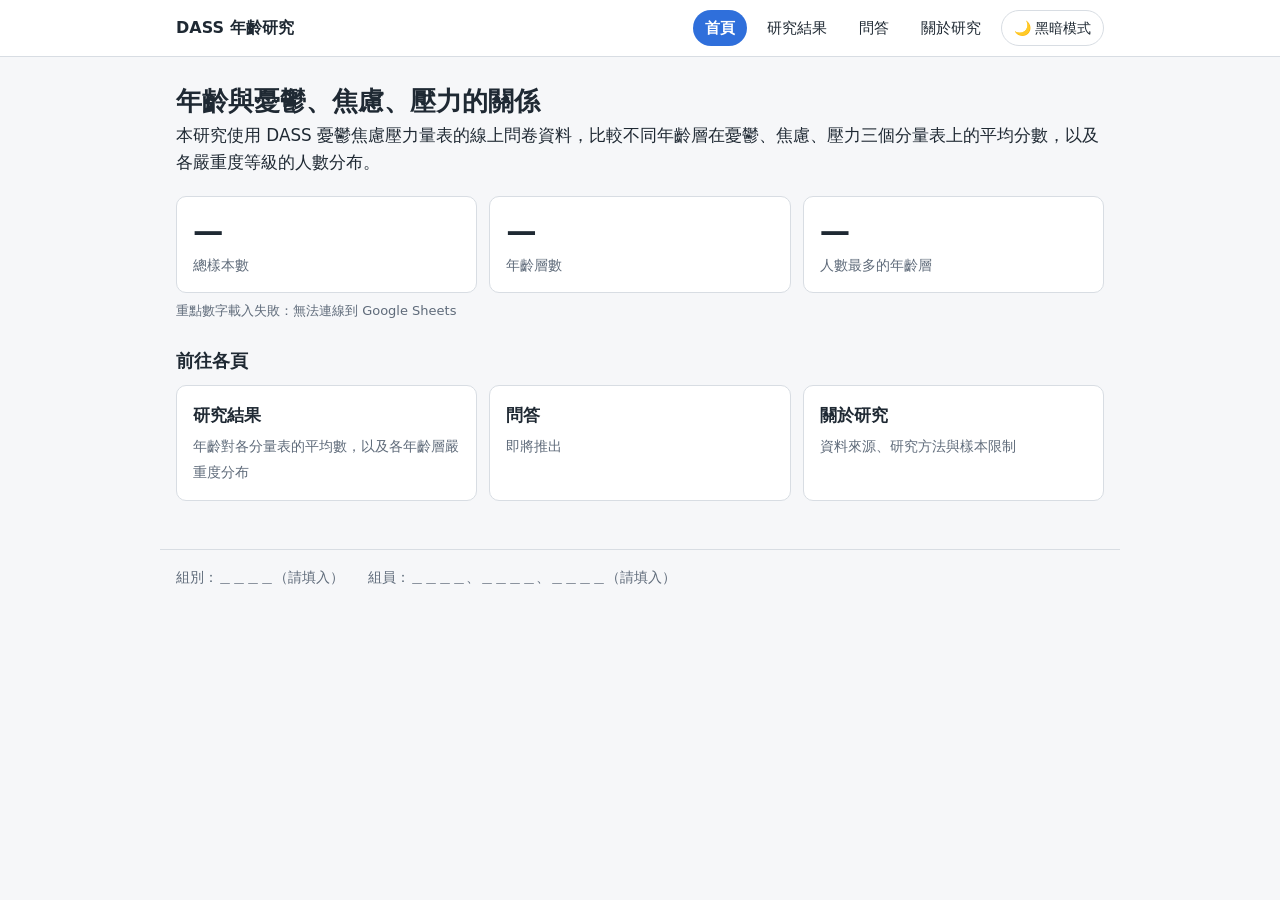
<file: index.html>
<!DOCTYPE html>
<html lang="zh-Hant">
<head>
<meta charset="UTF-8">
<meta name="viewport" content="width=device-width, initial-scale=1">
<title>年齡與憂鬱、焦慮、壓力的關係</title>
<link rel="stylesheet" href="style.css">
<script>
(function(){
  var t = null;
  try { t = localStorage.getItem("theme"); } catch(e) {}
  if (t !== "dark" && t !== "light") t = (window.matchMedia && matchMedia("(prefers-color-scheme: dark)").matches) ? "dark" : "light";
  document.documentElement.setAttribute("data-theme", t);
})();
</script>
</head>
<body>
  <nav class="nav">
    <div class="nav-inner">
      <a class="nav-brand" href="index.html">DASS 年齡研究</a>
      <a class="link active" href="index.html" aria-current="page">首頁</a>
      <a class="link" href="results.html">研究結果</a>
      <a class="link" href="ask.html">問答</a>
      <a class="link" href="about.html">關於研究</a>
      <button type="button" id="themeBtn" aria-pressed="false"></button>
    </div>
  </nav>
<main>
  <h1>年齡與憂鬱、焦慮、壓力的關係</h1>
  <p class="lead">本研究使用 DASS 憂鬱焦慮壓力量表的線上問卷資料，比較不同年齡層在憂鬱、焦慮、壓力三個分量表上的平均分數，以及各嚴重度等級的人數分布。</p>

  <div class="stats">
    <div class="stat"><div class="num" id="statTotal">—</div><div class="cap">總樣本數</div></div>
    <div class="stat"><div class="num" id="statGroups">—</div><div class="cap">年齡層數</div></div>
    <div class="stat"><div class="num" id="statTop">—</div><div class="cap" id="statTopCap">人數最多的年齡層</div></div>
  </div>
  <p class="source" id="status" style="margin:4px 0 0">資料載入中…</p>

  <h2 class="sec">前往各頁</h2>
  <div class="entries">
    <a class="entry" href="results.html"><b>研究結果</b><span>年齡對各分量表的平均數，以及各年齡層嚴重度分布</span></a>
    <a class="entry" href="ask.html"><b>問答</b><span>即將推出</span></a>
    <a class="entry" href="about.html"><b>關於研究</b><span>資料來源、研究方法與樣本限制</span></a>
  </div>
</main>
<footer class="footer">
  <span>組別：＿＿＿＿（請填入）</span>
  <span>組員：＿＿＿＿、＿＿＿＿、＿＿＿＿（請填入）</span>
</footer>
<script>
/* 重點數字：從 Google Sheets「年齡層統計」讀取（script 標籤載入，直接開啟檔案也可使用） */
const SHEET_ID = "1KIA4W9_uGpbQuWVfy5foyokzu8hesqOm68vaZ61znXg";
const SHEET_NAME = "年齡層統計";
const statusEl = document.getElementById("status");
window.__sheetHome = function(resp){
  try {
    if (!resp || resp.status !== "ok") throw new Error("試算表回應錯誤，請確認已開放「知道連結的任何人可檢視」");
    const t = resp.table;
    const cell = c => (c && c.v !== null && c.v !== undefined) ? String(c.v) : "";
    const rows = [t.cols.map(c=>c.label || ""), ...t.rows.map(r=>r.c.map(cell))];
    const h = rows.findIndex(r => (r[0] || "").trim() === "年齡層" && r.map(x=>x.trim()).includes("人數"));
    if (h < 0) throw new Error("找不到標題列");
    const iN = rows[h].map(x=>x.trim()).indexOf("人數");
    const data = [];
    for (let i = h + 1; i < rows.length; i++) {
      const first = (rows[i][0] || "").trim();
      if (!first || first.includes("等級人數")) break;
      const n = Number(rows[i][iN]);
      if (!isFinite(n)) throw new Error("人數欄位格式不正確");
      data.push({ g:first, n });
    }
    if (!data.length) throw new Error("沒有讀到年齡層資料");
    const top = data.reduce((a,b)=> b.n > a.n ? b : a);
    document.getElementById("statTotal").textContent = data.reduce((s,d)=>s+d.n,0).toLocaleString("en-US");
    document.getElementById("statGroups").textContent = data.length;
    document.getElementById("statTop").textContent = top.g;
    document.getElementById("statTopCap").textContent = `人數最多的年齡層（n=${top.n.toLocaleString("en-US")}）`;
    statusEl.textContent = `資料來源：Google Sheets「${SHEET_NAME}」`;
  } catch (e) { statusEl.textContent = "重點數字載入失敗：" + e.message; }
};
(function(){
  const sc = document.createElement("script");
  sc.onerror = () => { statusEl.textContent = "重點數字載入失敗：無法連線到 Google Sheets"; };
  sc.src = `https://docs.google.com/spreadsheets/d/${SHEET_ID}/gviz/tq?tqx=responseHandler:__sheetHome&sheet=${encodeURIComponent(SHEET_NAME)}`;
  document.head.appendChild(sc);
})();

const themeBtn = document.getElementById("themeBtn");
function applyTheme(t){
  document.documentElement.setAttribute("data-theme", t);
  themeBtn.textContent = t === "dark" ? "☀ 淺色模式" : "🌙 黑暗模式";
  themeBtn.setAttribute("aria-pressed", t === "dark");
}
applyTheme(document.documentElement.getAttribute("data-theme"));
themeBtn.addEventListener("click",()=>{
  const t = document.documentElement.getAttribute("data-theme") === "dark" ? "light" : "dark";
  applyTheme(t);
  try { localStorage.setItem("theme", t); } catch(e) {}
});
</script>
</body>
</html>
</file>
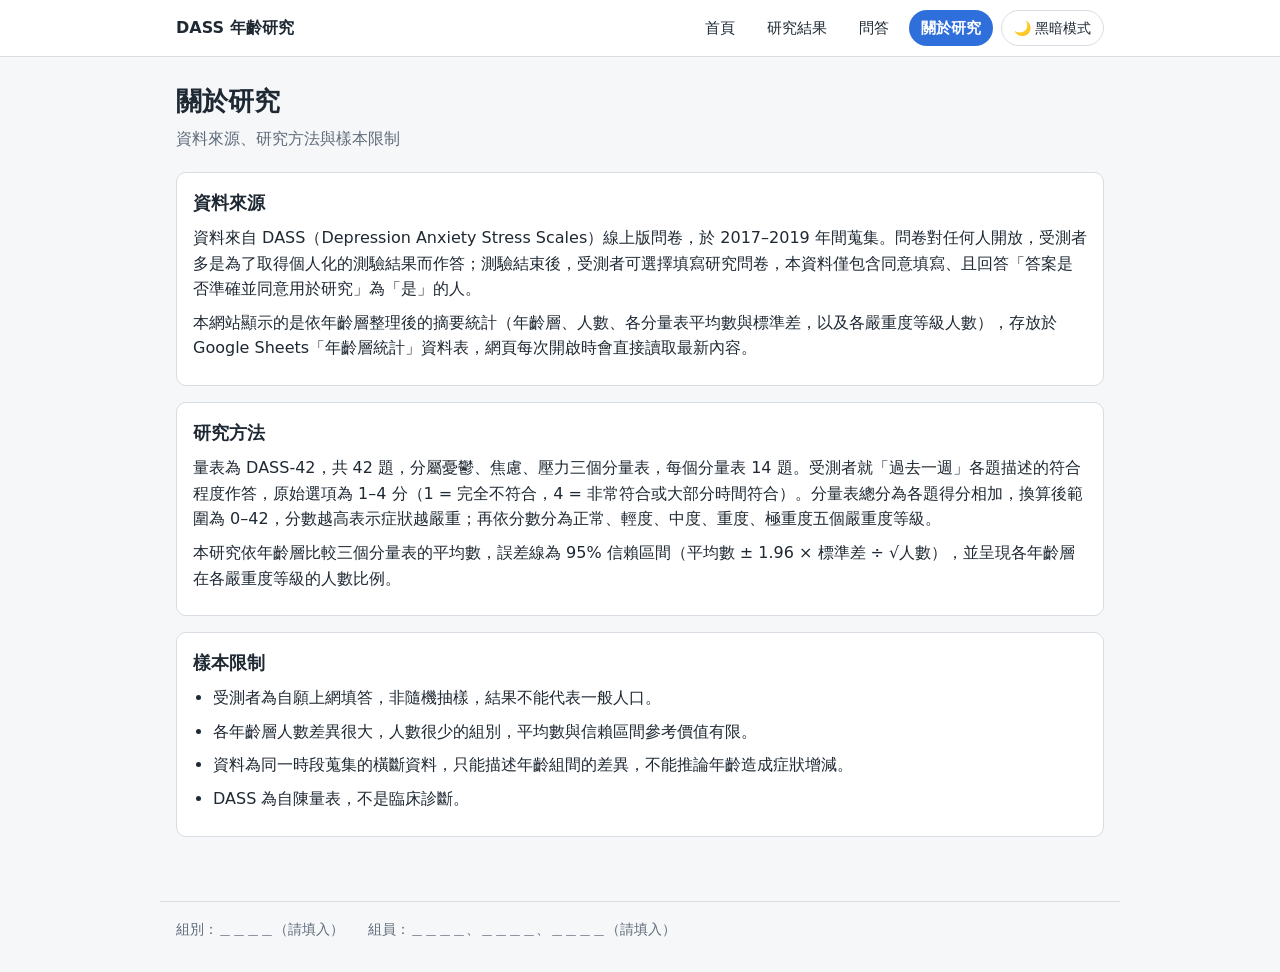
<file: about.html>
<!DOCTYPE html>
<html lang="zh-Hant">
<head>
<meta charset="UTF-8">
<meta name="viewport" content="width=device-width, initial-scale=1">
<title>關於研究｜年齡與憂鬱、焦慮、壓力的關係</title>
<link rel="stylesheet" href="style.css">
<script>
(function(){
  var t = null;
  try { t = localStorage.getItem("theme"); } catch(e) {}
  if (t !== "dark" && t !== "light") t = (window.matchMedia && matchMedia("(prefers-color-scheme: dark)").matches) ? "dark" : "light";
  document.documentElement.setAttribute("data-theme", t);
})();
</script>
</head>
<body>
  <nav class="nav">
    <div class="nav-inner">
      <a class="nav-brand" href="index.html">DASS 年齡研究</a>
      <a class="link" href="index.html">首頁</a>
      <a class="link" href="results.html">研究結果</a>
      <a class="link" href="ask.html">問答</a>
      <a class="link active" href="about.html" aria-current="page">關於研究</a>
      <button type="button" id="themeBtn" aria-pressed="false"></button>
    </div>
  </nav>
<main>
  <h1>關於研究</h1>
  <p class="page-sub">資料來源、研究方法與樣本限制</p>

  <section class="card prose">
    <h2>資料來源</h2>
    <p>資料來自 DASS（Depression Anxiety Stress Scales）線上版問卷，於 2017–2019 年間蒐集。問卷對任何人開放，受測者多是為了取得個人化的測驗結果而作答；測驗結束後，受測者可選擇填寫研究問卷，本資料僅包含同意填寫、且回答「答案是否準確並同意用於研究」為「是」的人。</p>
    <p>本網站顯示的是依年齡層整理後的摘要統計（年齡層、人數、各分量表平均數與標準差，以及各嚴重度等級人數），存放於 Google Sheets「年齡層統計」資料表，網頁每次開啟時會直接讀取最新內容。</p>
  </section>

  <section class="card prose">
    <h2>研究方法</h2>
    <p>量表為 DASS-42，共 42 題，分屬憂鬱、焦慮、壓力三個分量表，每個分量表 14 題。受測者就「過去一週」各題描述的符合程度作答，原始選項為 1–4 分（1 = 完全不符合，4 = 非常符合或大部分時間符合）。分量表總分為各題得分相加，換算後範圍為 0–42，分數越高表示症狀越嚴重；再依分數分為正常、輕度、中度、重度、極重度五個嚴重度等級。</p>
    <p>本研究依年齡層比較三個分量表的平均數，誤差線為 95% 信賴區間（平均數 ± 1.96 × 標準差 ÷ √人數），並呈現各年齡層在各嚴重度等級的人數比例。</p>
  </section>

  <section class="card prose">
    <h2>樣本限制</h2>
    <ul>
      <li>受測者為自願上網填答，非隨機抽樣，結果不能代表一般人口。</li>
      <li>各年齡層人數差異很大，人數很少的組別，平均數與信賴區間參考價值有限。</li>
      <li>資料為同一時段蒐集的橫斷資料，只能描述年齡組間的差異，不能推論年齡造成症狀增減。</li>
      <li>DASS 為自陳量表，不是臨床診斷。</li>
    </ul>
  </section>
</main>
<footer class="footer">
  <span>組別：＿＿＿＿（請填入）</span>
  <span>組員：＿＿＿＿、＿＿＿＿、＿＿＿＿（請填入）</span>
</footer>
<script>
const themeBtn = document.getElementById("themeBtn");
function applyTheme(t){
  document.documentElement.setAttribute("data-theme", t);
  themeBtn.textContent = t === "dark" ? "☀ 淺色模式" : "🌙 黑暗模式";
  themeBtn.setAttribute("aria-pressed", t === "dark");
}
applyTheme(document.documentElement.getAttribute("data-theme"));
themeBtn.addEventListener("click",()=>{
  const t = document.documentElement.getAttribute("data-theme") === "dark" ? "light" : "dark";
  applyTheme(t);
  try { localStorage.setItem("theme", t); } catch(e) {}
});
</script>
</body>
</html>
</file>
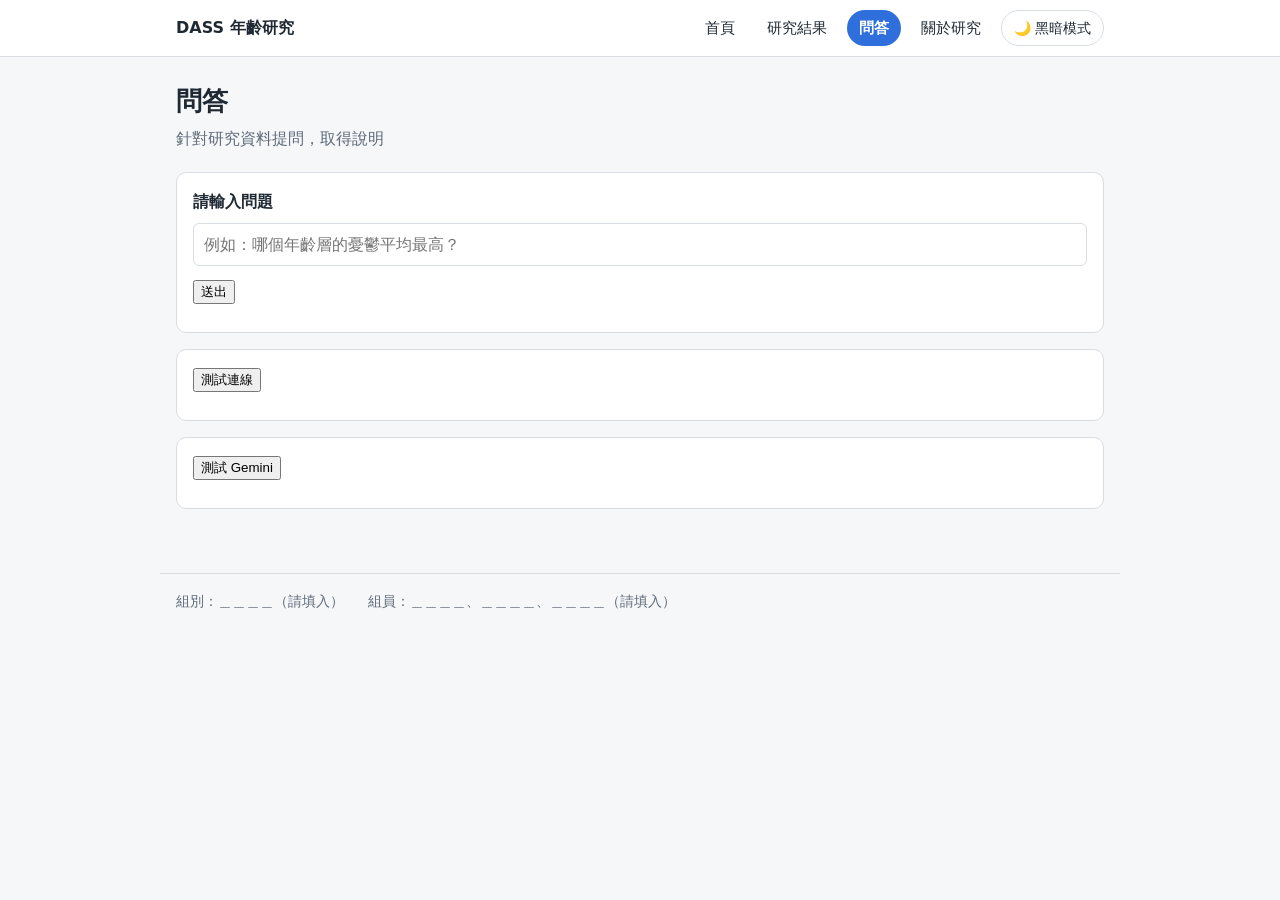
<file: ask.html>
<!DOCTYPE html>
<html lang="zh-Hant">
<head>
<meta charset="UTF-8">
<meta name="viewport" content="width=device-width, initial-scale=1">
<title>問答｜年齡與憂鬱、焦慮、壓力的關係</title>
<link rel="stylesheet" href="style.css">
<script>
(function(){
  var t = null;
  try { t = localStorage.getItem("theme"); } catch(e) {}
  if (t !== "dark" && t !== "light") t = (window.matchMedia && matchMedia("(prefers-color-scheme: dark)").matches) ? "dark" : "light";
  document.documentElement.setAttribute("data-theme", t);
})();
</script>
</head>
<body>
  <nav class="nav">
    <div class="nav-inner">
      <a class="nav-brand" href="index.html">DASS 年齡研究</a>
      <a class="link" href="index.html">首頁</a>
      <a class="link" href="results.html">研究結果</a>
      <a class="link active" href="ask.html" aria-current="page">問答</a>
      <a class="link" href="about.html">關於研究</a>
      <button type="button" id="themeBtn" aria-pressed="false"></button>
    </div>
  </nav>
<main>
  <h1>問答</h1>
  <p class="page-sub">針對研究資料提問，取得說明</p>
  <section class="card">
    <form id="askForm">
      <label for="askInput" style="display:block;font-weight:600;margin-bottom:8px">請輸入問題</label>
      <input type="text" id="askInput" autocomplete="off" placeholder="例如：哪個年齡層的憂鬱平均最高？"
        style="width:100%;font:inherit;padding:8px 10px;border:1px solid var(--line);border-radius:6px;background:var(--input);color:var(--text);margin-bottom:12px">
      <button type="submit" id="askBtn">送出</button>
    </form>
    <pre id="askOut" aria-live="polite" style="margin:12px 0 0;white-space:pre-wrap;word-break:break-word;font:inherit"></pre>
  </section>

  <section class="card">
    <button type="button" id="pingBtn">測試連線</button>
    <pre id="pingOut" aria-live="polite" style="margin:12px 0 0;white-space:pre-wrap;word-break:break-word"></pre>
  </section>

  <section class="card">
    <button type="button" id="geminiBtn">測試 Gemini</button>
    <pre id="geminiOut" aria-live="polite" style="margin:12px 0 0;white-space:pre-wrap;word-break:break-word"></pre>
  </section>
</main>
<footer class="footer">
  <span>組別：＿＿＿＿（請填入）</span>
  <span>組員：＿＿＿＿、＿＿＿＿、＿＿＿＿（請填入）</span>
</footer>
<script>
const themeBtn = document.getElementById("themeBtn");
function applyTheme(t){
  document.documentElement.setAttribute("data-theme", t);
  themeBtn.textContent = t === "dark" ? "☀ 淺色模式" : "🌙 黑暗模式";
  themeBtn.setAttribute("aria-pressed", t === "dark");
}
applyTheme(document.documentElement.getAttribute("data-theme"));
themeBtn.addEventListener("click",()=>{
  const t = document.documentElement.getAttribute("data-theme") === "dark" ? "light" : "dark";
  applyTheme(t);
  try { localStorage.setItem("theme", t); } catch(e) {}
});

/* 測試連線：POST {"action":"test"} 到後端，並顯示回應 */
const BACKEND_URL = "https://dass-42.snsd-yoonaog.workers.dev/";
const pingBtn = document.getElementById("pingBtn");
const pingOut = document.getElementById("pingOut");
pingBtn.addEventListener("click", async () => {
  pingBtn.disabled = true;
  pingOut.textContent = "連線中…";
  try {
    const res = await fetch(BACKEND_URL, {
      method: "POST",
      // 用 text/plain 送出 JSON 字串，避免瀏覽器先發預檢請求；後端仍會當 JSON 解析
      headers: { "Content-Type": "text/plain;charset=UTF-8" },
      body: JSON.stringify({ action: "test" })
    });
    const text = await res.text();
    pingOut.textContent = (res.ok ? "" : `錯誤（HTTP ${res.status}）\n`) + text;
  } catch (err) {
    pingOut.textContent = "連線失敗：" + err.message;
  } finally {
    pingBtn.disabled = false;
  }
});

/* 測試 Gemini：送出固定問題，顯示後端回傳的文字 */
const geminiBtn = document.getElementById("geminiBtn");
const geminiOut = document.getElementById("geminiOut");
geminiBtn.addEventListener("click", async () => {
  geminiBtn.disabled = true;
  geminiOut.textContent = "等待回覆中…";
  try {
    const res = await fetch(BACKEND_URL, {
      method: "POST",
      headers: { "Content-Type": "text/plain;charset=UTF-8" },
      body: JSON.stringify({ action: "ask", question: "請用一句話自我介紹" })
    });
    let data = null;
    try { data = await res.json(); } catch (e) {}
    if (res.ok && data && data.ok) {
      geminiOut.textContent = data.text;
    } else {
      geminiOut.textContent = "失敗：" + ((data && data.error) || `HTTP ${res.status}`);
    }
  } catch (err) {
    geminiOut.textContent = "連線失敗：" + err.message;
  } finally {
    geminiBtn.disabled = false;
  }
});

/* 問答：把問題傳給後端的 ask 動作，顯示回答 */
const askForm = document.getElementById("askForm");
const askInput = document.getElementById("askInput");
const askBtn = document.getElementById("askBtn");
const askOut = document.getElementById("askOut");
askForm.addEventListener("submit", async (ev) => {
  ev.preventDefault();
  const question = askInput.value.trim();
  if (!question) { askOut.textContent = "請先輸入問題。"; return; }
  askBtn.disabled = true;
  askOut.textContent = "回答中";
  try {
    const res = await fetch(BACKEND_URL, {
      method: "POST",
      headers: { "Content-Type": "text/plain;charset=UTF-8" },
      body: JSON.stringify({ action: "ask", question })
    });
    let data = null;
    try { data = await res.json(); } catch (e) {}
    if (res.ok && data && data.ok) {
      askOut.textContent = data.text;
    } else {
      askOut.textContent = "失敗：" + ((data && data.error) || `HTTP ${res.status}`);
    }
  } catch (err) {
    askOut.textContent = "連線失敗：" + err.message;
  } finally {
    askBtn.disabled = false;
  }
});
</script>
</body>
</html>
</file>
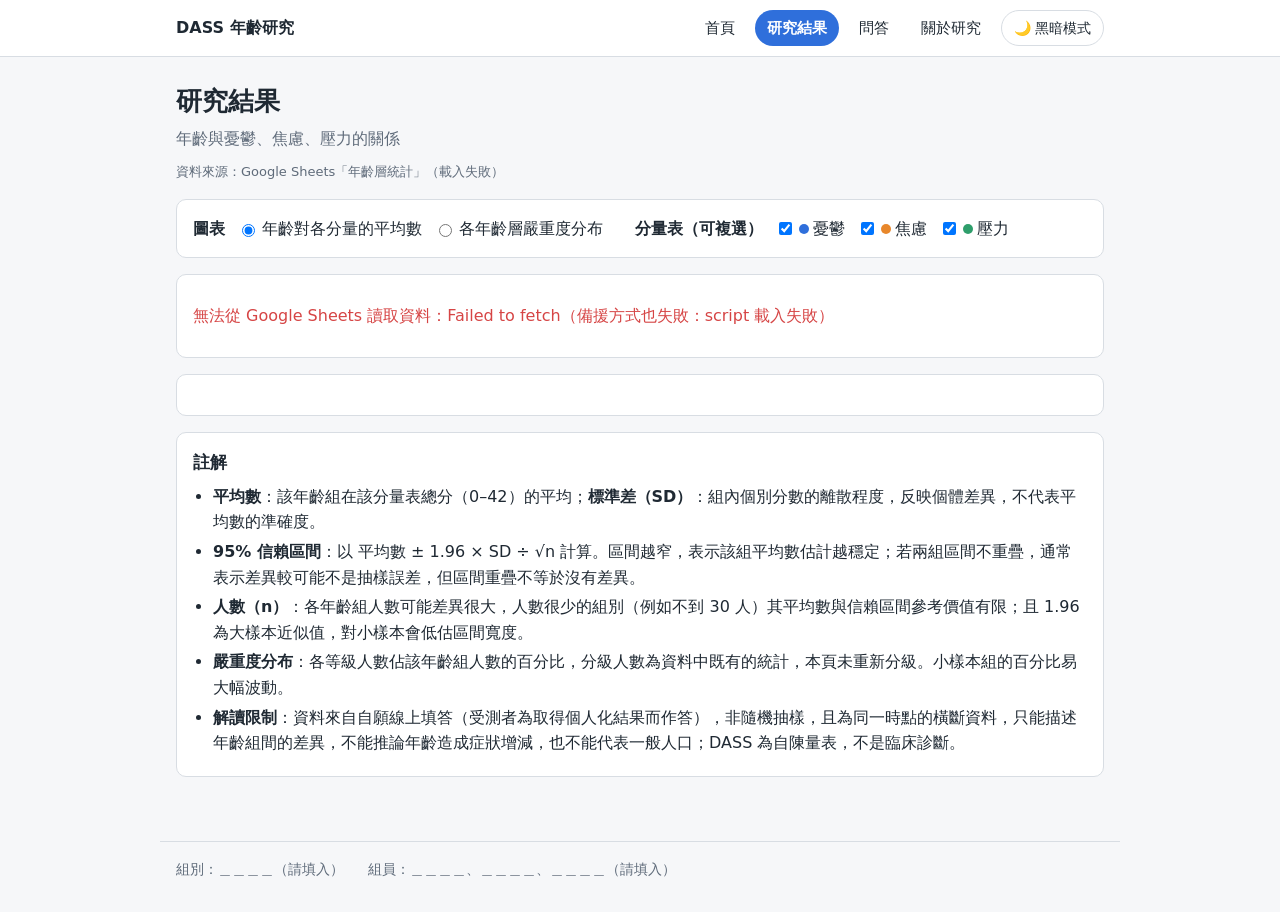
<file: results.html>
<!DOCTYPE html>
<html lang="zh-Hant">
<head>
<meta charset="UTF-8">
<meta name="viewport" content="width=device-width, initial-scale=1">
<title>研究結果｜年齡與憂鬱、焦慮、壓力的關係</title>
<link rel="stylesheet" href="style.css">
<script>
(function(){
  var t = null;
  try { t = localStorage.getItem("theme"); } catch(e) {}
  if (t !== "dark" && t !== "light") t = (window.matchMedia && matchMedia("(prefers-color-scheme: dark)").matches) ? "dark" : "light";
  document.documentElement.setAttribute("data-theme", t);
})();
</script>
</head>
<body>
  <nav class="nav">
    <div class="nav-inner">
      <a class="nav-brand" href="index.html">DASS 年齡研究</a>
      <a class="link" href="index.html">首頁</a>
      <a class="link active" href="results.html" aria-current="page">研究結果</a>
      <a class="link" href="ask.html">問答</a>
      <a class="link" href="about.html">關於研究</a>
      <button type="button" id="themeBtn" aria-pressed="false"></button>
    </div>
  </nav>
<main>
  <h1>研究結果</h1>
  <p class="page-sub">年齡與憂鬱、焦慮、壓力的關係</p>

  <p class="source" id="status">資料載入中…</p>

  <section class="card controls">
    <div class="group">
      <span class="label">圖表</span>
      <label class="opt"><input type="radio" name="chart" value="mean" checked> 年齡對各分量的平均數</label>
      <label class="opt"><input type="radio" name="chart" value="dist"> 各年齡層嚴重度分布</label>
    </div>
    <div class="group" id="multiGroup">
      <span class="label">分量表（可複選）</span>
      <label class="opt"><input type="checkbox" class="sub" value="dep" checked><span class="swatch" style="background:var(--dep)"></span>憂鬱</label>
      <label class="opt"><input type="checkbox" class="sub" value="anx" checked><span class="swatch" style="background:var(--anx)"></span>焦慮</label>
      <label class="opt"><input type="checkbox" class="sub" value="str" checked><span class="swatch" style="background:var(--str)"></span>壓力</label>
    </div>
    <div class="group hidden" id="singleGroup">
      <label class="label" for="singleSel">分量表</label>
      <select id="singleSel">
        <option value="dep" selected>憂鬱</option>
        <option value="anx">焦慮</option>
        <option value="str">壓力</option>
      </select>
    </div>
  </section>

  <section class="card">
    <div id="chartWrap"></div>
  </section>

  <section class="card">
    <p class="tabletitle" id="tableTitle"></p>
    <div class="tablewrap"><table id="dataTable"></table></div>
  </section>

  <section class="card notes">
    <h2>註解</h2>
    <ul>
      <li><b>平均數</b>：該年齡組在該分量表總分（0–42）的平均；<b>標準差（SD）</b>：組內個別分數的離散程度，反映個體差異，不代表平均數的準確度。</li>
      <li><b>95% 信賴區間</b>：以 平均數 ± 1.96 × SD ÷ √n 計算。區間越窄，表示該組平均數估計越穩定；若兩組區間不重疊，通常表示差異較可能不是抽樣誤差，但區間重疊不等於沒有差異。</li>
      <li><b>人數（n）</b>：各年齡組人數可能差異很大，人數很少的組別（例如不到 30 人）其平均數與信賴區間參考價值有限；且 1.96 為大樣本近似值，對小樣本會低估區間寬度。</li>
      <li><b>嚴重度分布</b>：各等級人數佔該年齡組人數的百分比，分級人數為資料中既有的統計，本頁未重新分級。小樣本組的百分比易大幅波動。</li>
      <li><b>解讀限制</b>：資料來自自願線上填答（受測者為取得個人化結果而作答），非隨機抽樣，且為同一時點的橫斷資料，只能描述年齡組間的差異，不能推論年齡造成症狀增減，也不能代表一般人口；DASS 為自陳量表，不是臨床診斷。</li>
    </ul>
  </section>

</main>
<div class="tip" id="tip"></div>
<footer class="footer">
  <span>組別：＿＿＿＿（請填入）</span>
  <span>組員：＿＿＿＿、＿＿＿＿、＿＿＿＿（請填入）</span>
</footer>
<script>
let GROUPS = [], N = [], labels = [];
const SUBS = {
  dep: { name:"憂鬱", color:"#2f6fdb", mean:[], sd:[], lv:[] },
  anx: { name:"焦慮", color:"#e8872b", mean:[], sd:[], lv:[] },
  str: { name:"壓力", color:"#2e9e6b", mean:[], sd:[], lv:[] }
};
const LEVELS = ["正常","輕度","中度","重度","極重度"];
const LV_COLORS = ["#cfe3f5","#9cc4e6","#f2c46b","#e8872b","#b8352b"];
const KEYS = ["dep","anx","str"];
const ci = (k,i)=> 1.96 * SUBS[k].sd[i] / Math.sqrt(N[i]);
const f1 = x => x.toFixed(1), f2 = x => x.toFixed(2);

const wrap = document.getElementById("chartWrap");
const tip = document.getElementById("tip");
const NS = "http://www.w3.org/2000/svg";
function el(name, attrs, parent, text){
  const e = document.createElementNS(NS, name);
  for (const k in attrs) e.setAttribute(k, attrs[k]);
  if (text !== undefined) e.textContent = text;
  if (parent) parent.appendChild(e);
  return e;
}
function showTip(ev, html){
  tip.innerHTML = html; tip.style.display = "block";
  const w = tip.offsetWidth;
  let x = ev.clientX + 14; if (x + w > window.innerWidth - 8) x = ev.clientX - w - 14;
  tip.style.left = x + "px"; tip.style.top = (ev.clientY + 14) + "px";
}
function hideTip(){ tip.style.display = "none"; }

function checkedSubs(){ return [...document.querySelectorAll(".sub")].filter(c=>c.checked).map(c=>c.value); }
function singleSub(){ return document.getElementById("singleSel").value; }
function mode(){ return document.querySelector('input[name="chart"]:checked').value; }

/* ---------- 圖表一 ---------- */
function drawMean(){
  const subs = checkedSubs();
  const W = 900, H = 440, m = {l:60, r:20, t:20, b:70};
  const svg = el("svg", {viewBox:`0 0 ${W} ${H}`, role:"img", "aria-label":"各年齡組分量表平均數折線圖"});
  const pw = W-m.l-m.r, ph = H-m.t-m.b;
  const X = i => m.l + pw*(i+0.5)/GROUPS.length;
  const Y = v => m.t + ph*(1 - v/42);
  for (let v=0; v<=42; v+=6){
    el("line",{x1:m.l,x2:W-m.r,y1:Y(v),y2:Y(v),style:"stroke:var(--grid)"},svg);
    el("text",{x:m.l-8,y:Y(v)+4,"text-anchor":"end","font-size":12},svg,v);
  }
  el("line",{x1:m.l,x2:m.l,y1:m.t,y2:m.t+ph,style:"stroke:var(--axis)"},svg);
  el("line",{x1:m.l,x2:W-m.r,y1:m.t+ph,y2:m.t+ph,style:"stroke:var(--axis)"},svg);
  el("text",{x:16,y:m.t+ph/2,"text-anchor":"middle","font-size":13,transform:`rotate(-90 16 ${m.t+ph/2})`},svg,"分量表總分（0–42）");
  labels.forEach((t,i)=>{
    el("text",{x:X(i),y:m.t+ph+22,"text-anchor":"middle","font-size":12},svg,GROUPS[i]);
    el("text",{x:X(i),y:m.t+ph+40,"text-anchor":"middle","font-size":12,style:"fill:var(--muted)"},svg,`（n=${N[i]}）`);
  });
  const step = 9;
  subs.forEach((k,si)=>{
    const s = SUBS[k], dx = (si-(subs.length-1)/2)*step;
    const pts = GROUPS.map((_,i)=>[X(i)+dx, Y(s.mean[i])]);
    el("polyline",{points:pts.map(p=>p.join(",")).join(" "),fill:"none",stroke:s.color,"stroke-width":2},svg);
    GROUPS.forEach((_,i)=>{
      const c = ci(k,i), x = X(i)+dx;
      const lo = Math.max(0, s.mean[i]-c), hi = Math.min(42, s.mean[i]+c);
      el("line",{x1:x,x2:x,y1:Y(lo),y2:Y(hi),stroke:s.color,"stroke-width":1.5},svg);
      el("line",{x1:x-4,x2:x+4,y1:Y(lo),y2:Y(lo),stroke:s.color,"stroke-width":1.5},svg);
      el("line",{x1:x-4,x2:x+4,y1:Y(hi),y2:Y(hi),stroke:s.color,"stroke-width":1.5},svg);
      const dot = el("circle",{cx:x,cy:Y(s.mean[i]),r:5,fill:s.color,style:"cursor:pointer;stroke:var(--card)","stroke-width":1.5},svg);
      const hit = el("circle",{cx:x,cy:Y(s.mean[i]),r:12,fill:"transparent",style:"cursor:pointer"},svg);
      const html = `<b>${s.name}</b>｜${GROUPS[i]}<br>平均數：${f2(s.mean[i])}<br>標準差：${f2(s.sd[i])}`;
      hit.addEventListener("mousemove",e=>showTip(e,html));
      hit.addEventListener("mouseleave",hideTip);
    });
  });
  // 圖例
  subs.forEach((k,si)=>{
    const x = m.l + 10 + si*90;
    el("line",{x1:x,x2:x+18,y1:m.t+8,y2:m.t+8,stroke:SUBS[k].color,"stroke-width":2},svg);
    el("circle",{cx:x+9,cy:m.t+8,r:4,fill:SUBS[k].color},svg);
    el("text",{x:x+24,y:m.t+12,"font-size":12},svg,SUBS[k].name);
  });
  el("text",{x:W-m.r,y:m.t+12,"text-anchor":"end","font-size":11,style:"fill:var(--muted)"},svg,"誤差線：95% 信賴區間");
  wrap.replaceChildren(svg);
}

/* ---------- 圖表二 ---------- */
function drawDist(){
  const k = singleSub(), s = SUBS[k];
  const W = 900, rowH = 46, m = {l:130, r:20, t:44, b:44};
  const H = m.t + rowH*GROUPS.length + m.b;
  const svg = el("svg",{viewBox:`0 0 ${W} ${H}`, role:"img","aria-label":`${s.name}嚴重度分布堆疊長條圖`});
  const pw = W-m.l-m.r;
  const X = p => m.l + pw*p/100;
  // 圖例
  LEVELS.forEach((t,i)=>{
    const x = m.l + i*95;
    el("rect",{x:x,y:12,width:12,height:12,fill:LV_COLORS[i],rx:2},svg);
    el("text",{x:x+17,y:23,"font-size":12},svg,t);
  });
  for (let p=0;p<=100;p+=20){
    el("line",{x1:X(p),x2:X(p),y1:m.t-4,y2:m.t+rowH*GROUPS.length,style:"stroke:var(--grid)"},svg);
    el("text",{x:X(p),y:m.t+rowH*GROUPS.length+18,"text-anchor":"middle","font-size":12},svg,p+"%");
  }
  el("text",{x:m.l+pw/2,y:H-8,"text-anchor":"middle","font-size":13},svg,`${s.name}嚴重度佔該年齡組人數百分比`);
  GROUPS.forEach((g,i)=>{
    const y = m.t + i*rowH;
    el("text",{x:m.l-8,y:y+rowH/2-2,"text-anchor":"end","font-size":12},svg,g);
    el("text",{x:m.l-8,y:y+rowH/2+13,"text-anchor":"end","font-size":11,style:"fill:var(--muted)"},svg,`（n=${N[i]}）`);
    let acc = 0;
    s.lv[i].forEach((cnt,j)=>{
      const pct = cnt/N[i]*100;
      const r = el("rect",{x:X(acc),y:y+6,width:Math.max(0,X(acc+pct)-X(acc)),height:rowH-14,fill:LV_COLORS[j],"stroke-width":1,style:"cursor:pointer;stroke:var(--seg-stroke)"},svg);
      if (pct >= 6) el("text",{x:(X(acc)+X(acc+pct))/2,y:y+rowH/2+4,"text-anchor":"middle","font-size":11,style:"fill:"+(j>=3?"#fff":"#1f2933"),"pointer-events":"none"},svg,f1(pct)+"%");
      const html = `<b>${GROUPS[i]}｜${LEVELS[j]}</b><br>${f1(pct)}%（${cnt} 人）`;
      r.addEventListener("mousemove",e=>showTip(e,html));
      r.addEventListener("mouseleave",hideTip);
      acc += pct;
    });
  });
  wrap.replaceChildren(svg);
}

/* ---------- 表格 ---------- */
let sortCol = -1, sortDir = 1; // sortCol = -1 為原始順序；sortDir 1 升冪、-1 降冪
function drawTable(){
  const t = document.getElementById("dataTable"), title = document.getElementById("tableTitle");
  let heads = [], rows = [];
  if (mode()==="mean"){
    const subs = checkedSubs();
    title.textContent = "各年齡組平均數、標準差與 95% 信賴區間（點選欄位標題可排序）";
    heads = ["年齡層","人數"];
    subs.forEach(k=>heads.push(SUBS[k].name+"平均", SUBS[k].name+"標準差", SUBS[k].name+" 95% CI"));
    GROUPS.forEach((g,i)=>{
      const cells = [{v:i, t:g},{v:N[i], t:String(N[i])}];
      subs.forEach(k=>{
        const c = ci(k,i), s = SUBS[k];
        cells.push({v:s.mean[i], t:f2(s.mean[i])},{v:s.sd[i], t:f2(s.sd[i])},{v:s.mean[i]-c, t:`${f2(s.mean[i]-c)} – ${f2(s.mean[i]+c)}`});
      });
      rows.push(cells);
    });
  } else {
    const k = singleSub(), s = SUBS[k];
    title.textContent = `${s.name}各嚴重度等級人數（百分比）（點選欄位標題可排序）`;
    heads = ["年齡層","人數", ...LEVELS];
    GROUPS.forEach((g,i)=>{
      rows.push([{v:i, t:g},{v:N[i], t:String(N[i])}, ...s.lv[i].map(c=>({v:c, t:`${c}（${f1(c/N[i]*100)}%）`}))]);
    });
  }
  if (sortCol >= heads.length) sortCol = -1;
  if (sortCol >= 0) rows.sort((a,b)=> (a[sortCol].v - b[sortCol].v) * sortDir);
  let h = "<tr>" + heads.map((x,c)=>`<th class="sortable" data-col="${c}">${x}<span class="arrow">${c===sortCol ? (sortDir===1?"▲":"▼") : ""}</span></th>`).join("") + "</tr>";
  h += rows.map(r=>"<tr>"+r.map(c=>`<td>${c.t}</td>`).join("")+"</tr>").join("");
  t.innerHTML = h;
  t.querySelectorAll("th.sortable").forEach(th=>th.addEventListener("click",()=>{
    const c = +th.dataset.col;
    if (sortCol !== c){ sortCol = c; sortDir = 1; }
    else if (sortDir === 1){ sortDir = -1; }
    else { sortCol = -1; sortDir = 1; }
    drawTable();
  }));
}

function render(resetSort){
  if (!GROUPS.length) return;
  hideTip();
  if (resetSort) { sortCol = -1; sortDir = 1; }
  const isMean = mode()==="mean";
  document.getElementById("multiGroup").classList.toggle("hidden", !isMean);
  document.getElementById("singleGroup").classList.toggle("hidden", isMean);
  isMean ? drawMean() : drawDist();
  drawTable();
}

document.querySelectorAll('input[name="chart"]').forEach(e=>e.addEventListener("change",()=>render(true)));
document.getElementById("singleSel").addEventListener("change",()=>render(true));
document.querySelectorAll(".sub").forEach(e=>e.addEventListener("change",ev=>{
  if (checkedSubs().length===0) ev.target.checked = true; // 至少保留一個
  render(true);
}));
/* ---------- 從 Google Sheets 讀取資料 ---------- */
const SHEET_ID = "1KIA4W9_uGpbQuWVfy5foyokzu8hesqOm68vaZ61znXg";
const SHEET_NAME = "年齡層統計";
const SHEET_URL = `https://docs.google.com/spreadsheets/d/${SHEET_ID}/gviz/tq?tqx=out:csv&sheet=${encodeURIComponent(SHEET_NAME)}`;
const statusEl = document.getElementById("status");

function parseCSV(text){
  const rows = []; let row = [], cur = "", q = false;
  for (let i=0; i<text.length; i++){
    const c = text[i];
    if (q){
      if (c === '"'){ if (text[i+1] === '"'){ cur += '"'; i++; } else q = false; }
      else cur += c;
    } else if (c === '"') q = true;
    else if (c === ",") { row.push(cur); cur = ""; }
    else if (c === "\n" || c === "\r") {
      if (c === "\r" && text[i+1] === "\n") i++;
      row.push(cur); rows.push(row); row = []; cur = "";
    } else cur += c;
  }
  if (cur !== "" || row.length) { row.push(cur); rows.push(row); }
  return rows;
}
function num(v){
  const x = Number(v);
  if (v === undefined || String(v).trim() === "" || !isFinite(x)) throw new Error(`數值格式不正確：「${v === undefined ? "" : v}」`);
  return x;
}
function parseSheet(rows){
  const head = (rows[0] || []).map(x=>x.trim());
  const col = n => { const k = head.indexOf(n); if (k < 0) throw new Error(`找不到欄位「${n}」`); return k; };
  const cLabel = col("年齡層"), cN = col("人數");
  const cols = { dep:[col("憂鬱平均"),col("憂鬱標準差")], anx:[col("焦慮平均"),col("焦慮標準差")], str:[col("壓力平均"),col("壓力標準差")] };
  const g = [], n = [], mean = {dep:[],anx:[],str:[]}, sd = {dep:[],anx:[],str:[]};
  let i = 1;
  for (; i < rows.length; i++){
    const r = rows[i], first = (r[0] || "").trim();
    if (!first || first.includes("等級人數")) break;
    g.push(first); n.push(num(r[cN]));
    KEYS.forEach(k=>{ mean[k].push(num(r[cols[k][0]])); sd[k].push(num(r[cols[k][1]])); });
  }
  if (!g.length) throw new Error("沒有讀到任何年齡層資料");
  const titleMap = { "憂鬱":"dep", "焦慮":"anx", "壓力":"str" };
  const lvMap = { dep:{}, anx:{}, str:{} };
  let cur = null;
  for (; i < rows.length; i++){
    const r = rows[i], first = (r[0] || "").trim();
    if (first.includes("等級人數")){
      const name = Object.keys(titleMap).find(t=>first.includes(t));
      cur = name ? titleMap[name] : null; continue;
    }
    if (!cur || !first || first === "年齡層") continue;
    lvMap[cur][first] = r.slice(1,6).map(num);
  }
  KEYS.forEach(k=>{
    SUBS[k].mean = mean[k]; SUBS[k].sd = sd[k];
    SUBS[k].lv = g.map(label=>{
      if (!lvMap[k][label]) throw new Error(`「${SUBS[k].name}等級人數」缺少年齡層「${label}」`);
      return lvMap[k][label];
    });
  });
  GROUPS = g; N = n; labels = g.map((x,j)=>`${x}（n=${n[j]}）`);
}
function loadViaScript(){
  return new Promise((resolve, reject)=>{
    const cb = "__sheetCb" + Date.now();
    const sc = document.createElement("script");
    const timer = setTimeout(()=>{ cleanup(); reject(new Error("逾時")); }, 15000);
    function cleanup(){ clearTimeout(timer); delete window[cb]; sc.remove(); }
    window[cb] = resp => {
      cleanup();
      if (!resp || resp.status !== "ok") return reject(new Error("試算表回應錯誤，請確認已開放「知道連結的任何人可檢視」"));
      const t = resp.table;
      const cell = c => (c && c.v !== null && c.v !== undefined) ? String(c.v) : "";
      resolve([t.cols.map(c=>c.label || ""), ...t.rows.map(r=>r.c.map(cell))]);
    };
    sc.onerror = () => { cleanup(); reject(new Error("script 載入失敗")); };
    sc.src = SHEET_URL.replace("tqx=out:csv", "tqx=responseHandler:" + cb);
    document.head.appendChild(sc);
  });
}
async function loadData(){
  statusEl.textContent = "資料載入中…";
  try {
    let rows;
    try {
      const res = await fetch(SHEET_URL, { cache:"no-store" });
      if (!res.ok) throw new Error("HTTP " + res.status);
      const text = await res.text();
      if (text.trim().startsWith("<")) throw new Error("回傳的不是資料，請確認試算表已開放「知道連結的任何人可檢視」");
      rows = parseCSV(text);
    } catch (e1) {
      try { rows = await loadViaScript(); }   // fetch 被擋時改用 script 標籤載入
      catch (e2) { throw new Error(`${e1.message}（備援方式也失敗：${e2.message}）`); }
    }
    parseSheet(rows);
    statusEl.textContent = `資料來源：Google Sheets「${SHEET_NAME}」，載入時間 ${new Date().toLocaleString("zh-TW", {hour12:false})}`;
    render(true);
  } catch (err) {
    statusEl.textContent = "資料來源：Google Sheets「" + SHEET_NAME + "」（載入失敗）";
    wrap.innerHTML = `<div class="error">無法從 Google Sheets 讀取資料：${err.message}</div>`;
    document.getElementById("dataTable").innerHTML = "";
    document.getElementById("tableTitle").textContent = "";
  }
}

loadData();

/* ---------- 黑暗模式 ---------- */
const themeBtn = document.getElementById("themeBtn");
function applyTheme(t){
  document.documentElement.setAttribute("data-theme", t);
  themeBtn.textContent = t === "dark" ? "☀ 淺色模式" : "🌙 黑暗模式";
  themeBtn.setAttribute("aria-pressed", t === "dark");
}
applyTheme(document.documentElement.getAttribute("data-theme"));
themeBtn.addEventListener("click",()=>{
  const t = document.documentElement.getAttribute("data-theme") === "dark" ? "light" : "dark";
  applyTheme(t);
  try { localStorage.setItem("theme", t); } catch(e) {}
});
</script>
</body>
</html>
</file>
<file: style.css>
/* 共用樣式：所有分頁皆引用 */
  :root {
    --bg: #f6f7f9; --card: #fff; --text: #1f2933; --muted: #5f6b7a; --line: #d8dde3;
    --dep: #2f6fdb; --anx: #e8872b; --str: #2e9e6b;
    --grid: #e3e7ec; --axis: #9aa5b1; --thead: #eef1f5; --thead-hover: #e2e7ee; --input: #fff; --seg-stroke: #fff;
    --tip-bg: rgba(31,41,51,.94); --tip-text: #fff;
    color-scheme: light;
  }
  :root[data-theme="dark"] {
    --bg: #14181d; --card: #1e242b; --text: #e6e9ed; --muted: #a0aab5; --line: #343d47;
    --dep: #2f6fdb; --anx: #e8872b; --str: #2e9e6b;
    --grid: #2f3841; --axis: #6b7784; --thead: #28303a; --thead-hover: #323c48; --input: #14181d; --seg-stroke: #1e242b;
    --tip-bg: rgba(236,240,244,.96); --tip-text: #1f2933;
    color-scheme: dark;
  }
  * { box-sizing: border-box; }
  body { margin: 0; background: var(--bg); color: var(--text);
    font-family: "Noto Sans TC", "Microsoft JhengHei", "PingFang TC", system-ui, sans-serif; line-height: 1.6; }
  main { max-width: 960px; margin: 0 auto; padding: 24px 16px 48px; }
  .header { display: flex; justify-content: space-between; align-items: flex-start; gap: 12px; margin-bottom: 8px; }
  h1 { font-size: 1.6rem; margin: 0; }
  #themeBtn { flex: none; font: inherit; font-size: 14px; cursor: pointer; padding: 6px 12px; border-radius: 999px;
    border: 1px solid var(--line); background: var(--card); color: var(--text); white-space: nowrap; }
  #themeBtn:hover { background: var(--thead); }
  .intro { color: var(--muted); margin: 0 0 20px; }
  .card { background: var(--card); border: 1px solid var(--line); border-radius: 10px; padding: 16px; margin-bottom: 16px; }
  .controls { display: flex; flex-wrap: wrap; gap: 12px 32px; align-items: center; }
  .group { display: flex; align-items: center; gap: 12px; flex-wrap: wrap; }
  .group > .label { font-weight: 600; }
  label.opt { cursor: pointer; display: inline-flex; align-items: center; gap: 4px; }
  .swatch { width: 10px; height: 10px; border-radius: 50%; display: inline-block; }
  #chartWrap { position: relative; }
  svg { width: 100%; height: auto; display: block; }
  svg text { font-family: inherit; fill: var(--text); }
  .tip { position: fixed; pointer-events: none; background: var(--tip-bg); color: var(--tip-text); padding: 8px 10px;
    border-radius: 6px; font-size: 13px; line-height: 1.5; display: none; z-index: 10; white-space: nowrap; }
  table { width: 100%; border-collapse: collapse; font-size: 14px; }
  th, td { border-bottom: 1px solid var(--line); padding: 6px 8px; text-align: right; }
  th:first-child, td:first-child { text-align: left; }
  th { background: var(--thead); position: sticky; top: 0; }
  .tablewrap { overflow-x: auto; }
  .tabletitle { font-weight: 600; margin: 0 0 8px; }
  .notes h2 { font-size: 1.05rem; margin: 0 0 8px; }
  .notes ul { margin: 0; padding-left: 20px; }
  .notes li { margin-bottom: 4px; }
  .hidden { display: none; }
  .source { color: var(--muted); font-size: 13px; margin: -10px 0 16px; }
  .error { color: #d64545; padding: 12px 0; }
  select { font: inherit; padding: 4px 8px; border: 1px solid var(--line); border-radius: 6px; background: var(--input); color: var(--text); }
  th.sortable { cursor: pointer; user-select: none; white-space: nowrap; }
  th.sortable:hover { background: var(--thead-hover); }
  .arrow { display: inline-block; width: 1em; color: var(--muted); }

/* ---------- 多頁共用：導覽列、頁尾、首頁元件 ---------- */
.nav { background: var(--card); border-bottom: 1px solid var(--line); }
.nav-inner { max-width: 960px; margin: 0 auto; padding: 10px 16px; display: flex; align-items: center; gap: 8px; flex-wrap: wrap; }
.nav-brand { font-weight: 700; margin-right: auto; color: var(--text); text-decoration: none; }
.nav a.link { color: var(--text); text-decoration: none; padding: 6px 12px; border-radius: 999px; font-size: 15px; }
.nav a.link:hover { background: var(--thead); }
.nav a.link.active { background: var(--dep); color: #fff; font-weight: 600; }
.footer { max-width: 960px; margin: 0 auto; padding: 16px 16px 32px; color: var(--muted); font-size: 14px;
  border-top: 1px solid var(--line); display: flex; flex-wrap: wrap; gap: 4px 24px; }
.lead { font-size: 1.05rem; margin: 0 0 20px; }
.page-sub { color: var(--muted); margin: 4px 0 20px; }
h2.sec { font-size: 1.15rem; margin: 24px 0 10px; }
.stats { display: grid; grid-template-columns: repeat(auto-fit, minmax(200px, 1fr)); gap: 12px; margin-bottom: 8px; }
.stat { background: var(--card); border: 1px solid var(--line); border-radius: 10px; padding: 16px; }
.stat .num { font-size: 1.9rem; font-weight: 700; line-height: 1.2; }
.stat .cap { color: var(--muted); font-size: 14px; margin-top: 4px; }
.entries { display: grid; grid-template-columns: repeat(auto-fit, minmax(240px, 1fr)); gap: 12px; }
.entry { display: block; background: var(--card); border: 1px solid var(--line); border-radius: 10px; padding: 16px;
  color: var(--text); text-decoration: none; }
.entry:hover { border-color: var(--dep); }
.entry b { display: block; font-size: 1.05rem; margin-bottom: 4px; }
.entry span { color: var(--muted); font-size: 14px; }
.soon { text-align: center; padding: 40px 16px; }
.soon .badge { display: inline-block; background: var(--thead); border-radius: 999px; padding: 4px 14px; font-weight: 600; margin-bottom: 12px; }
.prose h2 { font-size: 1.1rem; margin: 0 0 8px; }
.prose p, .prose li { margin: 0 0 8px; }
.prose ul { padding-left: 20px; margin: 0; }
</file>
